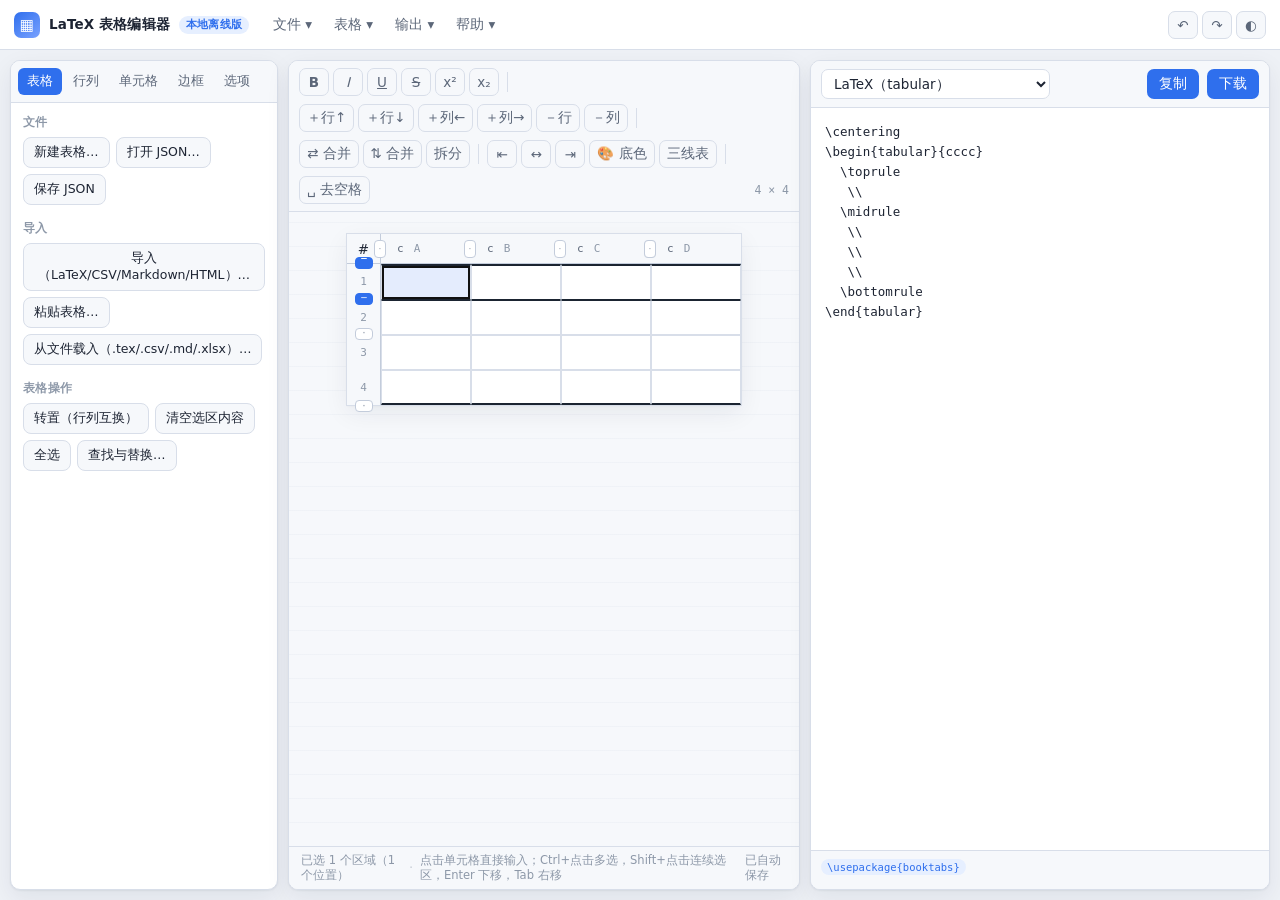
<file: latex/index.html>
<!doctype html>
<html lang="zh-CN">
<head>
<meta charset="utf-8">
<meta name="viewport" content="width=device-width, initial-scale=1">
<title>LaTeX 表格编辑器 · 本地离线版</title>
<link rel="icon" href="data:image/svg+xml,%3Csvg xmlns='http://www.w3.org/2000/svg' viewBox='0 0 32 32'%3E%3Crect width='32' height='32' rx='6' fill='%232f6fed'/%3E%3Cg fill='%23fff'%3E%3Crect x='6' y='8' width='20' height='3'/%3E%3Crect x='6' y='14.5' width='20' height='3'/%3E%3Crect x='6' y='21' width='20' height='3'/%3E%3C/g%3E%3C/svg%3E">
<link rel="stylesheet" href="styles/app.css">
</head>
<body>

<header class="topbar">
  <div class="brand">
    <span class="logo" aria-hidden="true">▦</span>
    <span class="brand-name">LaTeX 表格编辑器</span>
    <span class="badge">本地离线版</span>
  </div>

  <nav class="menubar" id="menubar">
    <button class="menubtn" data-menu="file">文件 ▾</button>
    <button class="menubtn" data-menu="table">表格 ▾</button>
    <button class="menubtn" data-menu="output">输出 ▾</button>
    <button class="menubtn" data-menu="help">帮助 ▾</button>
  </nav>

  <div class="topbar-right">
    <button class="iconbtn" data-act="undo" title="撤销 (Ctrl+Z)">↶</button>
    <button class="iconbtn" data-act="redo" title="重做 (Ctrl+Y)">↷</button>
    <button class="iconbtn" data-act="toggleTheme" title="切换深色/浅色">◐</button>
  </div>
</header>

<main class="layout">

  <!-- ============ 左侧面板 ============ -->
  <aside class="side">
    <div class="tabs" role="tablist">
      <button class="tab is-active" data-tab="table">表格</button>
      <button class="tab" data-tab="rows">行列</button>
      <button class="tab" data-tab="cell">单元格</button>
      <button class="tab" data-tab="border">边框</button>
      <button class="tab" data-tab="opt">选项</button>
    </div>

    <div class="panes">

      <section class="pane is-active" data-pane="table">
        <div class="group">
          <h4>文件</h4>
          <div class="btns">
            <button data-act="new">新建表格…</button>
            <button data-act="openJson">打开 JSON…</button>
            <button data-act="saveJson">保存 JSON</button>
          </div>
        </div>
        <div class="group">
          <h4>导入</h4>
          <div class="btns">
            <button data-act="import">导入（LaTeX/CSV/Markdown/HTML）…</button>
            <button data-act="pasteTable">粘贴表格…</button>
            <button data-act="loadFile">从文件载入（.tex/.csv/.md/.xlsx）…</button>
          </div>
        </div>
        <div class="group">
          <h4>表格操作</h4>
          <div class="btns">
            <button data-act="transpose">转置（行列互换）</button>
            <button data-act="clearSel">清空选区内容</button>
            <button data-act="selectAll">全选</button>
            <button data-act="find">查找与替换…</button>
          </div>
        </div>
      </section>

      <section class="pane" data-pane="rows">
        <div class="group">
          <h4>行</h4>
          <div class="btns">
            <button data-act="rowAbove">在上方插入行</button>
            <button data-act="rowBelow">在下方插入行</button>
            <button data-act="rowDelete" class="danger">删除行</button>
          </div>
        </div>
        <div class="group">
          <h4>列</h4>
          <div class="btns">
            <button data-act="colBefore">在左侧插入列</button>
            <button data-act="colAfter">在右侧插入列</button>
            <button data-act="colDelete" class="danger">删除列</button>
          </div>
        </div>
        <div class="group">
          <h4>列对齐</h4>
          <div class="btns seg">
            <button data-act="colAlign" data-v="l">左对齐 (l)</button>
            <button data-act="colAlign" data-v="c">居中 (c)</button>
            <button data-act="colAlign" data-v="r">右对齐 (r)</button>
          </div>
          <p class="hint">作用于选区覆盖的所有列；也可点击表格列头上的 l/c/r 按钮逐列切换。</p>
        </div>
      </section>

      <section class="pane" data-pane="cell">
        <div class="group">
          <h4>文字样式</h4>
          <div class="btns seg tight">
            <button data-act="fmt" data-v="b" title="加粗 (Ctrl+B)"><b>B</b></button>
            <button data-act="fmt" data-v="i" title="斜体 (Ctrl+I)"><i>I</i></button>
            <button data-act="fmt" data-v="u" title="下划线 (Ctrl+U)"><u>U</u></button>
            <button data-act="fmt" data-v="s" title="删除线"><s>S</s></button>
            <button data-act="fmt" data-v="sup" title="上标">x²</button>
            <button data-act="fmt" data-v="sub" title="下标">x₂</button>
          </div>
          <div class="btns">
            <button data-act="footnote">插入脚注 \footnote</button>
            <button data-act="math">插入行内公式 $…$</button>
            <button data-act="clearFmt">清除格式</button>
          </div>
        </div>
        <div class="group">
          <h4>对齐</h4>
          <div class="btns seg">
            <button data-act="cellAlign" data-v="">默认</button>
            <button data-act="cellAlign" data-v="l">左</button>
            <button data-act="cellAlign" data-v="c">中</button>
            <button data-act="cellAlign" data-v="r">右</button>
          </div>
        </div>
        <div class="group">
          <h4>颜色</h4>
          <div class="btns">
            <button data-act="bg">背景色…</button>
            <button data-act="fg">文字色…</button>
            <button data-act="clearColor">清除颜色</button>
          </div>
        </div>
        <div class="group">
          <h4>合并</h4>
          <div class="btns">
            <button data-act="mergeH">水平合并</button>
            <button data-act="mergeV">垂直合并</button>
            <button data-act="mergeAll">合并矩形区域</button>
            <button data-act="split">拆分单元格</button>
          </div>
        </div>
      </section>

      <section class="pane" data-pane="border">
        <div class="group">
          <h4>横线（置于选中单元格上/下边界）</h4>
          <div class="btns">
            <button data-act="borderTop">上边框</button>
            <button data-act="borderBottom">下边框</button>
            <button data-act="borderClearTop">清除上边框</button>
            <button data-act="borderClearBottom">清除下边框</button>
          </div>
        </div>
        <div class="group">
          <h4>线型（作用于下一次或已选单元格）</h4>
          <div class="rulelist" id="ruleList"></div>
        </div>
        <div class="group">
          <h4>竖线（列分隔线）</h4>
          <div class="btns">
            <button data-act="vlineToggle">切换选区左右竖线</button>
            <button data-act="vlineOff">清除所有竖线</button>
          </div>
          <p class="hint">LaTeX 的竖线属于列格式（colspec 中的 <code>|</code>），因此是整列生效。</p>
        </div>
        <div class="group">
          <h4>快捷方案</h4>
          <div class="btns">
            <button data-act="booktabs">自动三线表</button>
            <button data-act="allBorders">全部边框</button>
            <button data-act="noBorders">清除全部边框</button>
          </div>
        </div>
      </section>

      <section class="pane" data-pane="opt">
        <div class="group">
          <h4>自适应页面（仅 LaTeX）</h4>
          <label class="row"><span>宽度适配</span>
            <select data-opt="fit">
              <option value="none">不处理</option>
              <option value="scale">缩放整体（adjustbox 限宽）</option>
              <option value="tabularx">自动列宽（tabularx）</option>
            </select>
          </label>
          <label class="row"><span>字号</span>
            <select data-opt="fontsize">
              <option value="">默认</option>
              <option value="\small">\small</option>
              <option value="\footnotesize">\footnotesize</option>
              <option value="\scriptsize">\scriptsize</option>
              <option value="\tiny">\tiny</option>
            </select>
          </label>
          <label class="chk"><input type="checkbox" data-opt="centering"> 表格居中（\centering）</label>
          <label class="chk"><input type="checkbox" data-opt="landscape"> 横向页面（landscape）</label>
          <label class="chk"><input type="checkbox" data-opt="float"> 作为浮动体（table）</label>
          <label class="chk"><input type="checkbox" data-opt="longtable"> 允许跨页（longtable）</label>
          <label class="row"><span>标题</span><input type="text" data-opt="caption" placeholder="caption 内容"></label>
          <label class="row"><span>标签</span><input type="text" data-opt="label" placeholder="tab:my-table"></label>
        </div>
        <div class="group">
          <h4>代码输出</h4>
          <label class="chk"><input type="checkbox" data-opt="escape"> 转义特殊字符（&amp; % $ # _ { } ~ ^ \）</label>
          <label class="chk"><input type="checkbox" data-opt="preserveCommands"> 不转义已输入的 LaTeX 命令（BETA）</label>
          <label class="chk"><input type="checkbox" data-opt="compact"> 横线与被删空白紧凑输出</label>
          <label class="chk"><input type="checkbox" data-opt="noSpace"> 去除空格（单元格内容中的空格全部删掉）</label>
        </div>
        <div class="group">
          <h4>数据</h4>
          <div class="btns">
            <button data-act="clearAll" class="danger">清空整个表格</button>
            <button data-act="resetOptions">恢复默认选项</button>
          </div>
        </div>
      </section>

    </div>
  </aside>

  <!-- ============ 中间：编辑器 ============ -->
  <section class="editor">
    <div class="gridbar">
      <div class="gb-group">
        <button class="iconbtn" data-act="fmt" data-v="b" title="加粗"><b>B</b></button>
        <button class="iconbtn" data-act="fmt" data-v="i" title="斜体"><i>I</i></button>
        <button class="iconbtn" data-act="fmt" data-v="u" title="下划线"><u>U</u></button>
        <button class="iconbtn" data-act="fmt" data-v="s" title="删除线"><s>S</s></button>
        <button class="iconbtn" data-act="fmt" data-v="sup" title="上标">x²</button>
        <button class="iconbtn" data-act="fmt" data-v="sub" title="下标">x₂</button>
      </div>
      <div class="gb-sep"></div>
      <div class="gb-group">
        <button class="iconbtn" data-act="rowAbove" title="上方插入行">＋行↑</button>
        <button class="iconbtn" data-act="rowBelow" title="下方插入行">＋行↓</button>
        <button class="iconbtn" data-act="colBefore" title="左侧插入列">＋列←</button>
        <button class="iconbtn" data-act="colAfter" title="右侧插入列">＋列→</button>
        <button class="iconbtn" data-act="rowDelete" title="删除行">－行</button>
        <button class="iconbtn" data-act="colDelete" title="删除列">－列</button>
      </div>
      <div class="gb-sep"></div>
      <div class="gb-group">
        <button class="iconbtn" data-act="mergeH" title="水平合并">⇄ 合并</button>
        <button class="iconbtn" data-act="mergeV" title="垂直合并">⇅ 合并</button>
        <button class="iconbtn" data-act="split" title="拆分">拆分</button>
      </div>
      <div class="gb-sep"></div>
      <div class="gb-group">
        <button class="iconbtn" data-act="cellAlign" data-v="l" title="左对齐">⇤</button>
        <button class="iconbtn" data-act="cellAlign" data-v="c" title="居中">↔</button>
        <button class="iconbtn" data-act="cellAlign" data-v="r" title="右对齐">⇥</button>
        <button class="iconbtn" data-act="bg" title="背景色">🎨 底色</button>
        <button class="iconbtn" data-act="booktabs" title="自动三线表">三线表</button>
      </div>
      <div class="gb-sep"></div>
      <div class="gb-group">
        <button class="iconbtn" data-act="noSpace" id="btnNoSpace"
                title="去除空格：勾选后输出不保留空格（0.4226 ± 0.2647 → 0.4226$\pm$0.2647）">␣ 去空格</button>
      </div>
      <div class="gb-spacer"></div>
      <div class="gb-group">
        <span class="dims" id="dims">3 × 3</span>
      </div>
    </div>

    <div class="grid-wrap" id="gridWrap">
      <table class="grid" id="grid"></table>
    </div>

    <div class="statusbar">
      <span id="statusSel">已选 1 个单元格</span>
      <span class="dot">·</span>
      <span>点击单元格直接输入；Ctrl+点击多选，Shift+点击连续选区，Enter 下移，Tab 右移</span>
      <span class="gb-spacer"></span>
      <span class="autosave" id="autosave">已自动保存</span>
    </div>
  </section>

  <!-- ============ 右侧：输出 ============ -->
  <section class="output">
    <div class="outbar">
      <select id="format">
        <optgroup label="LaTeX 系列">
          <option value="latex">LaTeX（tabular）</option>
          <option value="tabularray">LaTeX（tabularray / tblr）</option>
          <option value="mwe">LaTeX 完整文档（MWE）</option>
          <option value="context">ConTeXt</option>
          <option value="plaintex">Plain TeX</option>
        </optgroup>
        <optgroup label="标记语言">
          <option value="markdown">Markdown</option>
          <option value="textile">Textile</option>
          <option value="typst">Typst</option>
        </optgroup>
        <optgroup label="网页">
          <option value="html">HTML</option>
          <option value="bbcode">BBCode</option>
          <option value="wikicode">Wikicode</option>
        </optgroup>
        <optgroup label="数据">
          <option value="csv">CSV</option>
          <option value="tsv">TSV</option>
          <option value="json">JSON（工程文件）</option>
        </optgroup>
      </select>
      <div class="gb-spacer"></div>
      <button class="btn2" data-act="copy">复制</button>
      <button class="btn2" data-act="download">下载</button>
    </div>

    <pre class="code" id="code" spellcheck="false"></pre>

    <div class="outfoot">
      <div class="pkgs" id="pkgs"></div>
      <div class="log" id="log"></div>
    </div>
  </section>
</main>

<div class="modal-root" id="modalRoot" hidden></div>
<div class="popover-root" id="popoverRoot" hidden></div>
<div class="toast-root" id="toastRoot"></div>
<input type="file" id="fileInput" hidden>

<script src="js/core.js?v=20261020d"></script>
<script src="js/selection.js?v=20261020d"></script>
<script src="js/ops.js?v=20261020d"></script>
<script src="js/emit-latex.js?v=20261020d"></script>
<script src="js/emit-other.js?v=20261020d"></script>
<script src="js/parse-latex.js?v=20261020d"></script>
<script src="js/parse-data.js?v=20261020d"></script>
<script src="js/ui.js?v=20261020d"></script>
<script src="js/grid.js?v=20261020d"></script>
<script src="js/app.js?v=20261020d"></script>
</body>
</html>
</file>
<file: latex/styles/app.css>
/* =========================================================
   LaTeX 表格编辑器 · 本地离线版
   ========================================================= */
:root{
  --bg: #eef1f6;
  --bg2: #ffffff;
  --bg3: #f6f8fb;
  --panel: #ffffff;
  --line: #d8dee9;
  --line2: #c3ccdb;
  --text: #1d2433;
  --text2: #5c6779;
  --text3: #8d98a8;
  --accent: #2f6fed;
  --accent-soft: #e6efff;
  --danger: #d64545;
  --rule: #1b2431;
  --shadow: 0 1px 2px rgba(20,30,50,.06), 0 8px 24px rgba(20,30,50,.07);
  --radius: 10px;
  --mono: ui-monospace, "Cascadia Code", "JetBrains Mono", Consolas, "SF Mono", Menlo, monospace;
  --ui: "Segoe UI", "PingFang SC", "Microsoft YaHei", system-ui, -apple-system, sans-serif;
}
html[data-theme="dark"]{
  --bg: #12161d;
  --bg2: #1a202a;
  --bg3: #151a22;
  --panel: #1a202a;
  --line: #2b3442;
  --line2: #3a4553;
  --text: #e6ebf3;
  --text2: #a7b2c2;
  --text3: #7d8899;
  --accent: #5b8cff;
  --accent-soft: #1e2c4a;
  --danger: #ef6b6b;
  --rule: #cfd8e6;
  --shadow: 0 1px 2px rgba(0,0,0,.4), 0 10px 30px rgba(0,0,0,.35);
}

*{ box-sizing: border-box; }
html, body{ height: 100%; }
body{
  margin: 0;
  font-family: var(--ui);
  font-size: 13.5px;
  color: var(--text);
  background: var(--bg);
  overflow: hidden;
}
button, input, select, textarea{ font-family: inherit; font-size: inherit; color: inherit; }
h4{ margin: 0 0 7px; font-size: 11.5px; letter-spacing: .04em; text-transform: uppercase; color: var(--text3); font-weight: 600; }
code{ font-family: var(--mono); font-size: .92em; background: var(--bg3); padding: 1px 4px; border-radius: 4px; }

/* ---------------- topbar ---------------- */
.topbar{
  height: 50px; display: flex; align-items: center; gap: 14px;
  padding: 0 14px; background: var(--bg2); border-bottom: 1px solid var(--line);
  position: relative; z-index: 40;
}
.brand{ display: flex; align-items: center; gap: 9px; font-weight: 650; letter-spacing: .01em; }
.brand .logo{
  width: 26px; height: 26px; display: grid; place-items: center;
  background: linear-gradient(140deg, var(--accent), #7aa2ff); color: #fff;
  border-radius: 7px; font-size: 15px;
}
.badge{
  font-size: 10.5px; font-weight: 600; padding: 2px 7px; border-radius: 999px;
  background: var(--accent-soft); color: var(--accent); letter-spacing: .02em;
}
.menubar{ display: flex; gap: 2px; }
.menubtn{
  background: none; border: 0; padding: 6px 10px; border-radius: 7px; cursor: pointer; color: var(--text2);
}
.menubtn:hover{ background: var(--bg3); color: var(--text); }
.menubtn.is-open{ background: var(--accent-soft); color: var(--accent); }
.topbar-right{ margin-left: auto; display: flex; gap: 4px; }

.iconbtn{
  min-width: 30px; height: 28px; padding: 0 7px;
  display: inline-flex; align-items: center; justify-content: center;
  background: var(--bg3); border: 1px solid var(--line); border-radius: 7px;
  cursor: pointer; color: var(--text2); white-space: nowrap;
}
.iconbtn:hover{ border-color: var(--line2); color: var(--text); background: var(--bg2); }
.iconbtn.is-on{ background: var(--accent-soft); border-color: var(--accent); color: var(--accent); }

/* ---------------- layout ---------------- */
.layout{
  height: calc(100% - 50px);
  display: grid;
  grid-template-columns: 268px minmax(320px, 1fr) minmax(340px, 460px);
  gap: 10px; padding: 10px;
}
.side, .editor, .output{
  background: var(--panel); border: 1px solid var(--line);
  border-radius: var(--radius); box-shadow: var(--shadow);
  min-height: 0; display: flex; flex-direction: column; overflow: hidden;
}

/* ---------------- side panel ---------------- */
.tabs{ display: flex; gap: 2px; padding: 7px; border-bottom: 1px solid var(--line); background: var(--bg3); flex-wrap: wrap; }
.tab{
  border: 0; background: none; padding: 5px 9px; border-radius: 6px; cursor: pointer;
  color: var(--text2); font-size: 12.5px;
}
.tab:hover{ background: var(--bg2); color: var(--text); }
.tab.is-active{ background: var(--accent); color: #fff; }
.panes{ overflow: auto; padding: 12px; flex: 1; }
.pane{ display: none; }
.pane.is-active{ display: block; }
.group{ margin-bottom: 16px; }
.btns{ display: flex; flex-wrap: wrap; gap: 6px; }
.btns.seg{ gap: 4px; }
.btns button{
  background: var(--bg3); border: 1px solid var(--line); border-radius: 8px;
  padding: 6px 10px; cursor: pointer; color: var(--text); font-size: 12.5px;
}
.btns.seg button{ min-width: 34px; padding: 5px 8px; }
.btns.tight button{ min-width: 36px; }
.btns button:hover{ border-color: var(--accent); color: var(--accent); }
.btns button.danger:hover{ border-color: var(--danger); color: var(--danger); }
.btns button.is-on{ background: var(--accent-soft); border-color: var(--accent); color: var(--accent); }
.hint{ margin: 7px 0 0; font-size: 11.5px; line-height: 1.5; color: var(--text3); }
.row{ display: flex; align-items: center; gap: 8px; margin: 6px 0; font-size: 12.5px; color: var(--text2); }
.row > span{ flex: 0 0 62px; }
.row select, .row input[type="text"]{
  flex: 1; min-width: 0; padding: 5px 7px; border: 1px solid var(--line);
  border-radius: 7px; background: var(--bg2);
}
.chk{ display: flex; align-items: center; gap: 7px; margin: 7px 0; font-size: 12.5px; color: var(--text2); cursor: pointer; }
.chk input{ accent-color: var(--accent); }

.rulelist{ display: flex; flex-direction: column; gap: 4px; }
.rulelist button{
  text-align: left; background: var(--bg3); border: 1px solid var(--line);
  border-radius: 7px; padding: 6px 8px; cursor: pointer; display: flex; align-items: center; gap: 8px;
  font-size: 12px;
}
.rulelist button:hover{ border-color: var(--accent); color: var(--accent); }
.rulelist button.is-on{ background: var(--accent-soft); border-color: var(--accent); color: var(--accent); }
.rulelist .swatch{ width: 34px; height: 10px; flex: 0 0 34px; }

/* ---------------- editor ---------------- */
.gridbar{
  display: flex; align-items: center; gap: 8px; padding: 7px 10px;
  border-bottom: 1px solid var(--line); background: var(--bg3); flex-wrap: wrap;
}
.gb-group{ display: flex; gap: 4px; align-items: center; }
.gb-sep{ width: 1px; height: 20px; background: var(--line); }
.gb-spacer{ flex: 1; }
.dims{ font-family: var(--mono); font-size: 11.5px; color: var(--text3); }

.grid-wrap{
  flex: 1; overflow: auto; padding: 22px 22px 30px;
  background:
    linear-gradient(90deg, transparent 0 24px, transparent 0),
    repeating-linear-gradient(0deg, transparent 0 23px, color-mix(in srgb, var(--line) 22%, transparent) 23px 24px);
  background-color: var(--bg3);
}
.grid{
  border-collapse: separate; border-spacing: 0;
  background: var(--bg2);
  box-shadow: 0 0 0 1px var(--line), var(--shadow);
  margin: 0 auto;
}
.grid th, .grid td{ padding: 0; }

/* 列头 / 行头 */
.grid thead th{
  position: relative; background: var(--bg3); border-bottom: 1px solid var(--line2);
  width: 90px; min-width: 60px; height: 30px; font-weight: 500;
}
.grid .corner{
  width: 34px; min-width: 34px; background: var(--bg3);
  border-right: 1px solid var(--line2);
}
.colh{ display: table-cell; }
.colh-inner{ display: flex; align-items: center; gap: 4px; padding: 0 4px 0 10px; }
.colletter{ font-family: var(--mono); font-size: 11px; color: var(--text3); }
.alignbtn{
  border: 1px solid transparent; background: none; cursor: pointer;
  font-family: var(--mono); font-size: 11px; color: var(--text2);
  padding: 1px 5px; border-radius: 5px;
}
.alignbtn:hover{ background: var(--accent-soft); color: var(--accent); border-color: var(--accent); }

.grid tbody th.rowh{
  position: relative; width: 34px; min-width: 34px; background: var(--bg3);
  border-right: 1px solid var(--line2); font-family: var(--mono);
  font-size: 11px; color: var(--text3); font-weight: 500; text-align: center;
}

/* 边界小钮 */
.edge{
  position: absolute; z-index: 5; cursor: pointer; border-radius: 4px;
  background: var(--bg2); border: 1px solid var(--line2);
  display: grid; place-items: center; font-size: 9px; line-height: 1;
  color: var(--text3); padding: 0; overflow: hidden; white-space: nowrap;
}
.edge:hover{ border-color: var(--accent); color: var(--accent); z-index: 6; }
.edge.has{ background: #2f6fed; border-color: #2f6fed; color: #fff; }
.edge.hedge{ width: 18px; height: 12px; left: 8px; top: -7px; }
.edge.vid{ width: 12px; height: 18px; top: 6px; left: -7px; }
.edge.vedge{ right: -7px; }
.edge.tail{ left: 8px; top: auto; bottom: -7px; }

/* 数据单元格 */
.grid td.cell{
  position: relative; border: 1px solid var(--line);
  padding: 0; vertical-align: middle;
  min-width: 60px; max-width: 420px;
}
.grid td.cell .inner{
  outline: none; padding: 7px 9px; min-height: 30px; min-width: 40px;
  white-space: pre-wrap; word-break: break-word; line-height: 1.45;
  font-size: 13px;
}
.grid td.cell.al-l .inner{ text-align: left; }
.grid td.cell.al-c .inner{ text-align: center; }
.grid td.cell.al-r .inner{ text-align: right; }
.grid td.cell .inner:empty::before{ content: ""; }
.grid td.cell.is-sel{ background: color-mix(in srgb, var(--accent) 13%, transparent); }
.grid td.cell.is-sel .inner{ box-shadow: inset 0 0 0 2px var(--accent); }
.grid td.cell.is-anchor .inner{ box-shadow: inset 0 0 0 2px #111; }
body.theme-dark .grid td.cell.is-anchor .inner{ box-shadow: inset 0 0 0 2px #fff; }
.grid td.cell.f-b .inner{ font-weight: 700; }
.grid td.cell.f-i .inner{ font-style: italic; }
.grid td.cell.f-u .inner{ text-decoration: underline; }
.grid td.cell.f-s .inner{ text-decoration: line-through; }
.grid td.cell.f-u.f-s .inner{ text-decoration: underline line-through; }
.grid td.cell.f-sup .inner{ vertical-align: top; }
.grid td.cell.f-sup .inner .tx{ font-size: .72em; vertical-align: super; }
.grid td.cell.f-sub .inner .tx{ font-size: .72em; vertical-align: sub; }
.grid td.cell.v-top{ vertical-align: top; }
.grid td.cell.v-bottom{ vertical-align: bottom; }

/* 规则可视化 */
td.cell.bt-hline{ border-top: 1px solid #1b2431; }
td.cell.bt-hline2{ border-top: 3px double #1b2431; }
td.cell.bt-toprule{ border-top: 2px solid #1b2431; }
td.cell.bt-midrule{ border-top: 1px solid #1b2431; }
td.cell.bt-bottomrule{ border-top: 2px solid #1b2431; }
td.cell.bt-thick{ border-top: 2.5px solid #1b2431; }
td.cell.bt-hdashline{ border-top: 1px dashed #1b2431; }
td.cell.bt-dotted{ border-top: 1px dotted #1b2431; }
td.cell.vl-single{ border-left: 1px solid #1b2431; }
td.cell.vl-double{ border-left: 3px double #1b2431; }
td.cell.vr-single{ border-right: 1px solid #1b2431; }
td.cell.vr-double{ border-right: 3px double #1b2431; }
html[data-theme="dark"] td.cell.bt-hline,
html[data-theme="dark"] td.cell.bt-midrule{ border-top-color:#cfd8e6; }
html[data-theme="dark"] td.cell.bt-toprule,
html[data-theme="dark"] td.cell.bt-bottomrule,
html[data-theme="dark"] td.cell.bt-thick,
html[data-theme="dark"] td.cell.bt-hline2{ border-top-color:#cfd8e6; }
html[data-theme="dark"] td.cell.bt-hdashline{ border-top-color:#cfd8e6; }
html[data-theme="dark"] td.cell.bt-dotted{ border-top-color:#cfd8e6; }
html[data-theme="dark"] td.cell.vl-single, html[data-theme="dark"] td.cell.vl-double{ border-left-color:#cfd8e6; }
html[data-theme="dark"] td.cell.vr-single, html[data-theme="dark"] td.cell.vr-double{ border-right-color:#cfd8e6; }

.statusbar{
  display: flex; align-items: center; gap: 7px; padding: 6px 12px;
  border-top: 1px solid var(--line); background: var(--bg3);
  font-size: 11.5px; color: var(--text3);
}
.statusbar .dot{ opacity: .5; }
.autosave{ color: var(--text3); }

/* ---------------- output ---------------- */
.outbar{
  display: flex; align-items: center; gap: 8px; padding: 8px 10px;
  border-bottom: 1px solid var(--line); background: var(--bg3);
}
.outbar select{
  padding: 5px 8px; border: 1px solid var(--line); border-radius: 7px;
  background: var(--bg2); max-width: 240px;
}
.btn2{
  background: var(--accent); color: #fff; border: 0; border-radius: 7px;
  padding: 6px 12px; cursor: pointer; font-weight: 550;
}
.btn2.ghost{ background: var(--bg3); color: var(--text); border: 1px solid var(--line); }
.btn2:hover{ filter: brightness(1.06); }
.code{
  flex: 1; margin: 0; overflow: auto; padding: 14px;
  font-family: var(--mono); font-size: 12.5px; line-height: 1.6;
  white-space: pre; tab-size: 2; background: var(--bg2); color: var(--text);
  min-height: 0;
}
.outfoot{ border-top: 1px solid var(--line); background: var(--bg3); padding: 8px 10px; max-height: 150px; overflow: auto; }
.pkgs{ display: flex; flex-wrap: wrap; gap: 4px; margin-bottom: 6px; }
.pkg{
  font-family: var(--mono); font-size: 10.5px; padding: 2px 6px; border-radius: 999px;
  background: var(--accent-soft); color: var(--accent);
}
.log{ font-size: 11.5px; color: var(--text3); line-height: 1.5; }
.log .warn{ color: #b4741d; }

/* ---------------- popover ---------------- */
.popover-root{ position: fixed; inset: 0; z-index: 90; }
.popover-root[hidden]{ display: none; }
.popover{
  position: absolute; min-width: 190px; max-height: 70vh; overflow: auto;
  background: var(--bg2); border: 1px solid var(--line); border-radius: 10px;
  box-shadow: 0 12px 34px rgba(15,25,45,.22); padding: 6px;
}
.popover .ph{ font-size: 10.5px; text-transform: uppercase; letter-spacing: .05em; color: var(--text3); padding: 6px 8px 4px; }
.popover button{
  display: flex; width: 100%; align-items: center; gap: 8px; text-align: left;
  background: none; border: 0; border-radius: 7px; padding: 7px 9px; cursor: pointer;
  font-size: 12.5px; color: var(--text);
}
.popover button:hover{ background: var(--accent-soft); color: var(--accent); }
.popover button.is-on{ color: var(--accent); font-weight: 600; }
.popover .sep{ height: 1px; background: var(--line); margin: 5px 4px; }
.popover .swatch{ width: 40px; height: 8px; flex: 0 0 40px; }

/* ---------------- modal ---------------- */
.modal-root{ position: fixed; inset: 0; z-index: 100; background: rgba(12,18,28,.45); display: grid; place-items: center; }
.modal-root[hidden]{ display: none; }
.modal{
  width: min(720px, calc(100vw - 40px)); max-height: calc(100vh - 60px);
  background: var(--bg2); border: 1px solid var(--line); border-radius: 14px;
  box-shadow: 0 24px 70px rgba(10,18,32,.4); display: flex; flex-direction: column; overflow: hidden;
}
.modal-head{
  display: flex; align-items: center; padding: 13px 16px;
  border-bottom: 1px solid var(--line); font-weight: 650;
}
.modal-head .x{ margin-left: auto; }
.modal-body{ padding: 16px; overflow: auto; }
.modal-foot{
  display: flex; gap: 8px; justify-content: flex-end; padding: 12px 16px;
  border-top: 1px solid var(--line); background: var(--bg3);
}
.modal textarea{
  width: 100%; min-height: 190px; padding: 10px; border: 1px solid var(--line);
  border-radius: 9px; background: var(--bg3); font-family: var(--mono); font-size: 12.5px;
  resize: vertical; line-height: 1.5;
}
.modal input[type="text"], .modal input[type="number"], .modal select{
  padding: 6px 9px; border: 1px solid var(--line); border-radius: 8px; background: var(--bg2);
}
.field{ display: flex; align-items: center; gap: 10px; margin: 9px 0; font-size: 12.5px; }
.field > span{ flex: 0 0 90px; color: var(--text2); }
.tabbar{ display: flex; gap: 5px; margin-bottom: 12px; flex-wrap: wrap; }
.tabbar button{
  background: var(--bg3); border: 1px solid var(--line); border-radius: 8px;
  padding: 5px 11px; cursor: pointer; font-size: 12.5px;
}
.tabbar button.is-on{ background: var(--accent); color: #fff; border-color: var(--accent); }
.pastezone{
  border: 2px dashed var(--line2); border-radius: 10px; padding: 22px;
  text-align: center; color: var(--text3); outline: none; background: var(--bg3);
}
.pastezone:focus{ border-color: var(--accent); color: var(--accent); }
.swatches{ display: flex; flex-wrap: wrap; gap: 6px; margin-top: 10px; }
.swatches button{
  width: 26px; height: 26px; border-radius: 7px; border: 1px solid var(--line); cursor: pointer; padding: 0;
}
.colorpreview{ display: flex; align-items: center; gap: 10px; }
.colorpreview .chip{ width: 46px; height: 46px; border-radius: 10px; border: 1px solid var(--line); }
.help h3{ margin: 18px 0 6px; font-size: 14px; }
.help p, .help li{ font-size: 12.8px; line-height: 1.65; color: var(--text2); }
.help ul{ padding-left: 20px; margin: 6px 0; }
kbd{
  font-family: var(--mono); font-size: 11px; background: var(--bg3); border: 1px solid var(--line);
  border-bottom-width: 2px; border-radius: 5px; padding: 1px 5px; color: var(--text2);
}

/* ---------------- toast ---------------- */
.toast-root{ position: fixed; left: 50%; bottom: 26px; transform: translateX(-50%); z-index: 200; display: flex; flex-direction: column; gap: 8px; align-items: center; pointer-events: none; }
.toast{
  background: #1e2634; color: #fff; padding: 9px 16px; border-radius: 999px;
  font-size: 12.5px; box-shadow: 0 10px 26px rgba(10,18,32,.3); animation: tin .18s ease-out;
}
@keyframes tin{ from{ opacity: 0; transform: translateY(8px);} to{ opacity: 1; transform: none; } }

@media (max-width: 1180px){
  .layout{ grid-template-columns: 240px minmax(280px,1fr); grid-template-rows: 1fr 300px; }
  .output{ grid-column: 1 / -1; }
}
@media (max-width: 760px){
  .layout{ grid-template-columns: 1fr; grid-template-rows: auto 1fr 280px; }
  .side{ max-height: 240px; }
}
</file>
